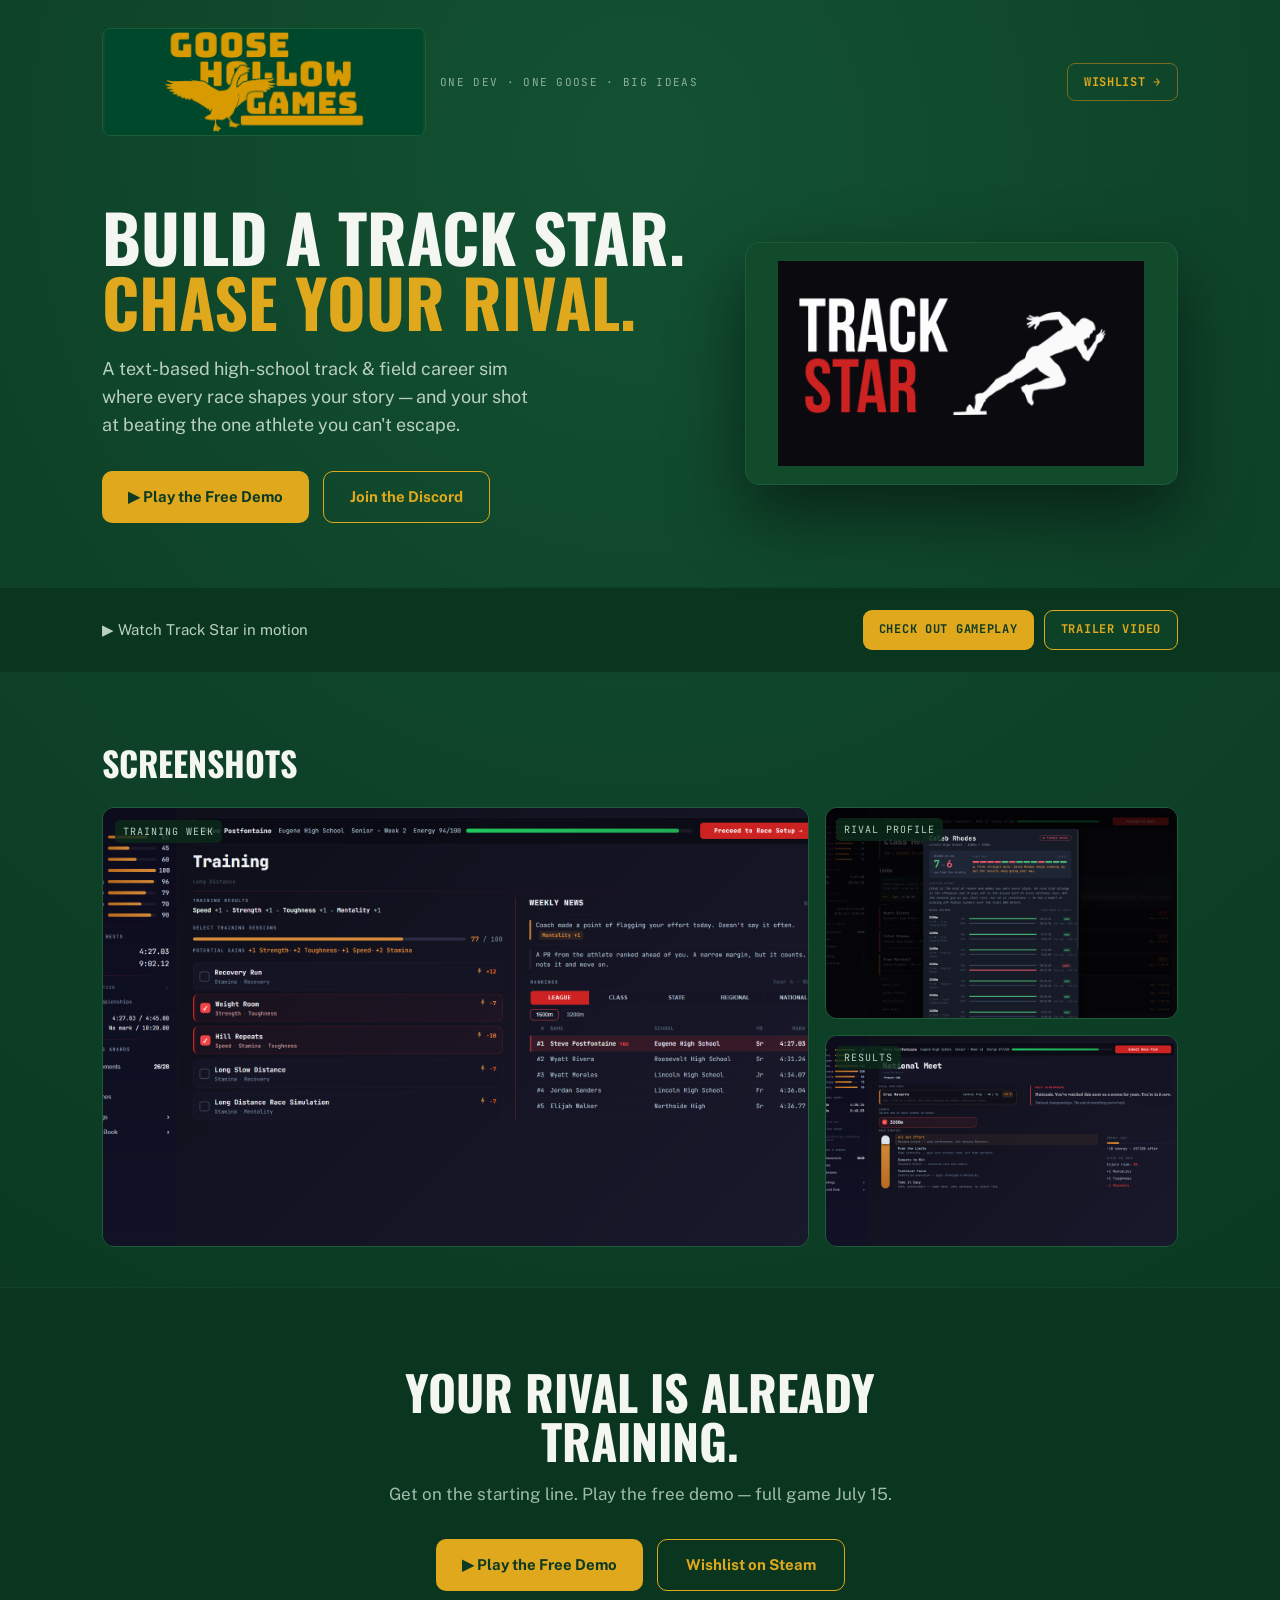
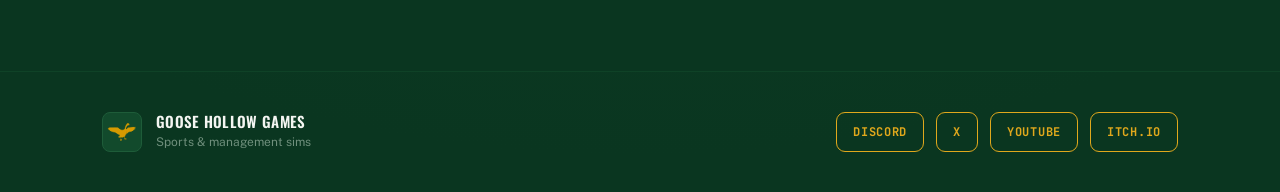
<file: index.html>
<!DOCTYPE html>
<html lang="en">
<head>
  <meta charset="UTF-8">
  <meta name="viewport" content="width=device-width, initial-scale=1">
  <meta name="description" content="Track Star is a text-based high-school track and field career sim by Goose Hollow Games. Play the free demo and wishlist on Steam.">
  <title>Track Star | Goose Hollow Games</title>
  <link rel="icon" href="assets/goose.png">
  <link rel="preconnect" href="https://fonts.googleapis.com">
  <link rel="preconnect" href="https://fonts.gstatic.com" crossorigin>
  <link href="https://fonts.googleapis.com/css2?family=Oswald:wght@500;600;700&family=Public+Sans:ital,wght@0,400;0,500;0,700;1,400&family=JetBrains+Mono:wght@500;700&display=swap" rel="stylesheet">
  <!-- Google tag (gtag.js) -->
  <script async src="https://www.googletagmanager.com/gtag/js?id=G-FHCZP6Y2F2"></script>
  <script>
    window.dataLayer = window.dataLayer || [];
    function gtag(){dataLayer.push(arguments);}
    gtag('js', new Date());
    gtag('config', 'G-FHCZP6Y2F2');
  </script>
  <link rel="stylesheet" href="style.css">
</head>
<body>
  <div class="site-shell">
    <nav class="site-nav" aria-label="Primary">
      <a class="brand-lockup" href="/" aria-label="Goose Hollow Games home">
        <span class="brand-mark">
          <img src="assets/logo.jpg" alt="" width="324" height="108">
        </span>
        <span class="brand-tagline">One Dev &middot; One Goose &middot; Big Ideas</span>
      </a>

      <a class="nav-pill" href="https://store.steampowered.com/app/4538830/Track_Star/" target="_blank" rel="noopener">
        Wishlist &rarr;
      </a>
    </nav>

    <main>
      <section class="hero-section" aria-labelledby="hero-title">
        <div class="hero-copy">
          <h1 id="hero-title">Build a track star.<br><span>Chase your rival.</span></h1>
          <p>A text-based high-school track &amp; field career sim where every race shapes your story &mdash; and your shot at beating the one athlete you can't escape.</p>
          <div class="button-row">
            <a class="btn btn-primary" href="https://store.steampowered.com/app/4538830/Track_Star/?utm_source=website&utm_medium=referral&utm_campaign=homepage" target="_blank" rel="noopener">
              &#9654; Play the Free Demo
            </a>
            <a class="btn btn-secondary" href="https://discord.gg/8BFuwmStGK" target="_blank" rel="noopener">
              Join the Discord
            </a>
          </div>
        </div>

        <figure class="hero-shot">
          <div class="screenshot-frame hero-title-card">
            <img src="assets/Track Star - 462 x 174.png" alt="Track Star key art">
          </div>
        </figure>
      </section>

      <section class="steam-strip" aria-label="Videos">
        <div class="band-inner strip-inner">
          <p>&#9654; Watch Track Star in motion</p>
          <div class="strip-actions">
            <a class="strip-button strip-button-gameplay" href="https://www.youtube.com/watch?v=uGVNkkaITH8" target="_blank" rel="noopener">
              Check out gameplay
            </a>
            <a class="strip-button strip-button-trailer" href="https://www.youtube.com/embed/FKBBsiXxKlQ" target="_blank" rel="noopener">
              Trailer video
            </a>
          </div>
        </div>
      </section>

      <section class="gallery-section" aria-labelledby="gallery-title">
        <div class="section-header">
          <h2 id="gallery-title">Screenshots</h2>
        </div>

        <div class="screenshot-grid" aria-label="Track Star screenshots">
          <figure class="gallery-shot gallery-shot-large">
            <span class="shot-label">Training Week</span>
            <div class="screenshot-frame screenshot-fallback">
              <img src="assets/track-star-training-week.png" alt="Track Star training week screen" loading="lazy" onerror="this.hidden=true">
            </div>
          </figure>

          <figure class="gallery-shot">
            <span class="shot-label">Rival Profile</span>
            <div class="screenshot-frame screenshot-fallback">
              <img src="assets/track-star-rival-profile.png" alt="Track Star rival profile screen" loading="lazy" onerror="this.hidden=true">
            </div>
          </figure>

          <figure class="gallery-shot">
            <span class="shot-label">Results</span>
            <div class="screenshot-frame screenshot-fallback">
              <img src="assets/track-star-race-screen.png" alt="Track Star race results screen" loading="lazy" onerror="this.hidden=true">
            </div>
          </figure>
        </div>
      </section>

      <section class="final-cta" aria-labelledby="cta-title">
        <div class="band-inner final-cta-inner">
          <h2 id="cta-title">Your rival is already<br>training.</h2>
          <p>Get on the starting line. Play the free demo &mdash; full game July 15.</p>
          <div class="button-row button-row-center">
            <a class="btn btn-primary" href="https://store.steampowered.com/app/4538830/Track_Star/?utm_source=website&utm_medium=referral&utm_campaign=homepage" target="_blank" rel="noopener">
              &#9654; Play the Free Demo
            </a>
            <a class="btn btn-secondary btn-wide" href="https://store.steampowered.com/app/4538830/Track_Star/" target="_blank" rel="noopener">
              Wishlist on Steam
            </a>
          </div>
        </div>
      </section>
    </main>

    <footer class="site-footer">
      <div class="band-inner footer-inner">
        <a class="footer-brand" href="/" aria-label="Goose Hollow Games home">
          <span class="footer-mark">
            <img src="assets/goose.png" alt="" width="40" height="40">
          </span>
          <span>
            <strong>Goose Hollow Games</strong>
            <small>Sports &amp; management sims</small>
          </span>
        </a>

        <div class="footer-links" aria-label="Social links">
          <a href="https://discord.gg/8BFuwmStGK" target="_blank" rel="noopener">Discord</a>
          <a href="https://x.com/GooseHollowGame" target="_blank" rel="noopener">X</a>
          <a href="https://www.youtube.com/channel/UCqANlt5lPcEhzUA6RyVoFSg" target="_blank" rel="noopener">YouTube</a>
          <a href="https://goosehollowgames.itch.io/track-star" target="_blank" rel="noopener">itch.io</a>
        </div>
      </div>
    </footer>
  </div>
</body>
</html>
</file>
<file: style.css>
*, *::before, *::after {
  box-sizing: border-box;
}

:root {
  --bg-base: #0a3620;
  --bg-gradient-start: #135233;
  --bg-gradient-mid: #0e4228;
  --slot-bg: #124a2c;
  --border-strong: #1e5c39;
  --border-subtle: #0f4227;
  --border-gold-dark: #7a6a1f;
  --gold: #e0a81c;
  --gold-bright: #f2bd3a;
  --text-on-gold: #0c3a22;
  --text-primary: #f4f6f2;
  --text-soft: #b9d0c0;
  --text-muted: #9fbcab;
  --text-mono: #8fb09c;
  --text-faint: #6f8f7c;
  --label-bg: rgba(10, 42, 26, 0.82);
  --max-width: 1140px;
  --page-pad: 32px;
}

html {
  background: var(--bg-base);
}

body {
  margin: 0;
  background: var(--bg-base);
  color: var(--text-primary);
  font-family: "Public Sans", Arial, sans-serif;
  line-height: 1.5;
  -webkit-font-smoothing: antialiased;
  text-rendering: optimizeLegibility;
}

body,
button,
input {
  letter-spacing: 0;
}

a {
  color: inherit;
  text-decoration: none;
  transition: color 150ms ease, border-color 150ms ease, background-color 150ms ease;
}

a:hover {
  color: var(--gold-bright);
}

img {
  display: block;
  max-width: 100%;
}

::selection {
  background: var(--gold);
  color: var(--text-on-gold);
}

.site-shell {
  min-height: 100vh;
  overflow-x: hidden;
  background: radial-gradient(120% 90% at 50% 8%, var(--bg-gradient-start) 0%, var(--bg-gradient-mid) 45%, var(--bg-base) 100%);
}

.site-nav,
.hero-section,
.gallery-section,
.band-inner {
  width: min(100%, var(--max-width));
  margin: 0 auto;
  padding-left: var(--page-pad);
  padding-right: var(--page-pad);
}

.site-nav {
  display: flex;
  align-items: center;
  justify-content: space-between;
  gap: 24px;
  padding-top: 28px;
  padding-bottom: 28px;
}

.brand-lockup,
.footer-brand {
  display: inline-flex;
  align-items: center;
  gap: 14px;
  min-width: 0;
}

.brand-mark,
.footer-mark {
  display: inline-flex;
  flex: 0 0 auto;
  overflow: hidden;
  background: var(--slot-bg);
  border: 1px solid var(--border-strong);
}

.brand-mark {
  width: 324px;
  height: 108px;
  border-radius: 9px;
}

.footer-mark {
  width: 40px;
  height: 40px;
  border-radius: 8px;
}

.brand-mark img,
.footer-mark img {
  width: 100%;
  height: 100%;
  object-fit: cover;
}

.brand-mark img {
  object-fit: contain;
}

.footer-mark img {
  object-fit: contain;
}

.brand-tagline,
.nav-pill,
.footer-links a,
.shot-label {
  font-family: "JetBrains Mono", Consolas, monospace;
  text-transform: uppercase;
}

.brand-tagline {
  color: var(--text-mono);
  font-size: 11px;
  letter-spacing: 0.12em;
  white-space: nowrap;
}

.nav-pill {
  flex: 0 0 auto;
  color: var(--gold);
  border: 1px solid var(--border-gold-dark);
  border-radius: 8px;
  padding: 9px 16px;
  font-size: 12px;
  font-weight: 700;
  letter-spacing: 0.06em;
}

.nav-pill:hover {
  border-color: var(--gold);
}

.hero-section {
  display: grid;
  grid-template-columns: 1.15fr 0.85fr;
  align-items: center;
  gap: 56px;
  padding-top: 40px;
  padding-bottom: 64px;
}

.hero-copy h1,
.section-header h2,
.final-cta h2,
.footer-brand strong {
  font-family: "Oswald", Impact, sans-serif;
  text-transform: uppercase;
}

.hero-copy h1 {
  margin: 0 0 22px;
  color: var(--text-primary);
  font-size: 66px;
  font-weight: 700;
  line-height: 0.98;
  letter-spacing: 0;
}

.hero-copy h1 span {
  color: var(--gold);
}

.hero-copy p {
  max-width: 440px;
  margin: 0 0 32px;
  color: var(--text-soft);
  font-size: 18px;
  line-height: 1.55;
}

.button-row {
  display: flex;
  flex-wrap: wrap;
  gap: 14px;
}

.button-row-center {
  justify-content: center;
}

.btn {
  display: inline-flex;
  align-items: center;
  justify-content: center;
  min-height: 52px;
  border-radius: 10px;
  padding: 15px 26px;
  font-size: 15px;
  font-weight: 700;
  line-height: 1.2;
  text-align: center;
}

.btn-primary {
  background: var(--gold);
  color: var(--text-on-gold);
}

.btn-primary:hover {
  background: var(--gold-bright);
  color: var(--text-on-gold);
}

.btn-secondary {
  border: 1px solid var(--gold);
  color: var(--gold);
}

.btn-secondary:hover {
  border-color: var(--gold-bright);
  color: var(--gold-bright);
}

.btn-wide {
  padding-left: 28px;
  padding-right: 28px;
}

.hero-shot {
  position: relative;
  margin: 0;
}

.screenshot-frame {
  position: relative;
  overflow: hidden;
  width: 100%;
  height: 100%;
  background-color: var(--slot-bg);
}

.screenshot-fallback {
  background-image:
    linear-gradient(rgba(10, 54, 32, 0.16), rgba(10, 54, 32, 0.16)),
    url("assets/Track Star - 462 x 174.png");
  background-position: center;
  background-repeat: no-repeat;
  background-size: min(72%, 420px) auto;
}

.screenshot-frame img {
  width: 100%;
  height: 100%;
  object-fit: cover;
  background: var(--slot-bg);
}

.hero-title-card {
  display: flex;
  align-items: center;
  justify-content: center;
  padding: 18px;
}

.hero-title-card img {
  width: 100%;
  height: 100%;
  object-fit: contain;
}

.hero-shot .screenshot-frame {
  aspect-ratio: 16 / 9;
  border: 1px solid var(--border-strong);
  border-radius: 14px;
  box-shadow: 0 30px 70px rgba(0, 0, 0, 0.5);
}

.steam-strip,
.final-cta {
  background: var(--bg-base);
}

.steam-strip {
  border-top: 1px solid var(--border-subtle);
  border-bottom: 1px solid var(--border-subtle);
}

.strip-inner {
  display: flex;
  align-items: center;
  justify-content: space-between;
  gap: 24px;
  padding-top: 22px;
  padding-bottom: 22px;
}

.strip-inner p {
  margin: 0;
  color: var(--text-soft);
  font-size: 15px;
}

.strip-actions {
  display: flex;
  flex: 0 0 auto;
  flex-wrap: wrap;
  gap: 10px;
  justify-content: flex-end;
}

.strip-button {
  display: inline-flex;
  align-items: center;
  justify-content: center;
  min-height: 40px;
  border-radius: 9px;
  padding: 10px 16px;
  font-family: "JetBrains Mono", Consolas, monospace;
  font-size: 12px;
  font-weight: 700;
  letter-spacing: 0.06em;
  line-height: 1.1;
  text-transform: uppercase;
}

.strip-button-gameplay {
  background: var(--gold);
  color: var(--text-on-gold);
}

.strip-button-gameplay:hover {
  background: var(--gold-bright);
  color: var(--text-on-gold);
}

.strip-button-trailer {
  background: rgba(18, 74, 44, 0.6);
  border: 1px solid var(--gold);
  color: var(--gold);
}

.strip-button-trailer:hover {
  border-color: var(--gold-bright);
  color: var(--gold-bright);
}

.gallery-section {
  padding-top: 72px;
  padding-bottom: 40px;
}

.section-header {
  display: flex;
  align-items: baseline;
  justify-content: space-between;
  gap: 16px;
  margin-bottom: 26px;
}

.section-header h2 {
  margin: 0;
  font-size: 34px;
  font-weight: 700;
  line-height: 1.05;
  letter-spacing: 0;
}

.screenshot-grid {
  display: grid;
  grid-template-columns: 2fr 1fr;
  grid-template-rows: 1fr 1fr;
  gap: 16px;
  height: 440px;
}

.gallery-shot {
  position: relative;
  min-width: 0;
  min-height: 0;
  margin: 0;
  overflow: hidden;
  border: 1px solid var(--border-strong);
  border-radius: 12px;
}

.gallery-shot-large {
  grid-row: 1 / span 2;
}

.shot-label {
  position: absolute;
  top: 10px;
  left: 10px;
  z-index: 2;
  color: var(--text-soft);
  background: var(--label-bg);
  border-radius: 5px;
  padding: 4px 8px;
  font-size: 10px;
  letter-spacing: 0.1em;
}

.gallery-shot-large .shot-label {
  top: 12px;
  left: 12px;
}

.final-cta {
  border-top: 1px solid var(--border-subtle);
}

.final-cta-inner {
  padding-top: 80px;
  padding-bottom: 80px;
  text-align: center;
}

.final-cta h2 {
  margin: 0 0 16px;
  color: var(--text-primary);
  font-size: 48px;
  font-weight: 700;
  line-height: 1.02;
}

.final-cta p {
  margin: 0 0 32px;
  color: var(--text-muted);
  font-size: 17px;
}

.site-footer {
  border-top: 1px solid var(--border-subtle);
}

.footer-inner {
  display: flex;
  align-items: center;
  justify-content: space-between;
  gap: 24px;
  padding-top: 40px;
  padding-bottom: 40px;
}

.footer-brand strong,
.footer-brand small {
  display: block;
}

.footer-brand strong {
  color: var(--text-primary);
  font-size: 15px;
  font-weight: 600;
  line-height: 1.1;
  letter-spacing: 0.02em;
}

.footer-brand small {
  margin-top: 3px;
  color: var(--text-faint);
  font-size: 12px;
}

.footer-links {
  display: flex;
  flex-wrap: wrap;
  justify-content: flex-end;
  gap: 12px;
}

.footer-links a {
  color: var(--gold);
  border: 1px solid var(--gold);
  border-radius: 9px;
  padding: 10px 16px;
  font-size: 12px;
  font-weight: 700;
  letter-spacing: 0.06em;
}

.footer-links a:hover {
  border-color: var(--gold-bright);
  color: var(--gold-bright);
}

@media (max-width: 860px) {
  :root {
    --page-pad: 24px;
  }

  .site-nav {
    align-items: flex-start;
  }

  .brand-tagline {
    white-space: normal;
  }

  .hero-section {
    grid-template-columns: 1fr;
    gap: 42px;
    padding-top: 28px;
  }

  .hero-copy h1 {
    font-size: 44px;
  }

  .strip-inner,
  .footer-inner {
    align-items: flex-start;
    flex-direction: column;
  }

  .strip-actions {
    justify-content: flex-start;
  }

  .screenshot-grid {
    grid-template-columns: 1fr;
    grid-template-rows: none;
    height: auto;
  }

  .gallery-shot,
  .gallery-shot-large {
    grid-row: auto;
    aspect-ratio: 16 / 10;
  }

  .final-cta h2 {
    font-size: 34px;
  }

  .footer-links {
    justify-content: flex-start;
  }
}

@media (max-width: 560px) {
  :root {
    --page-pad: 20px;
  }

  .site-nav {
    flex-direction: column;
  }

  .brand-lockup {
    align-items: flex-start;
    flex-direction: column;
  }

  .brand-mark {
    width: min(324px, 100%);
    height: auto;
    aspect-ratio: 3 / 1;
  }

  .button-row {
    flex-direction: column;
  }

  .btn {
    width: 100%;
  }

  .gallery-section {
    padding-top: 56px;
  }
}
</file>
